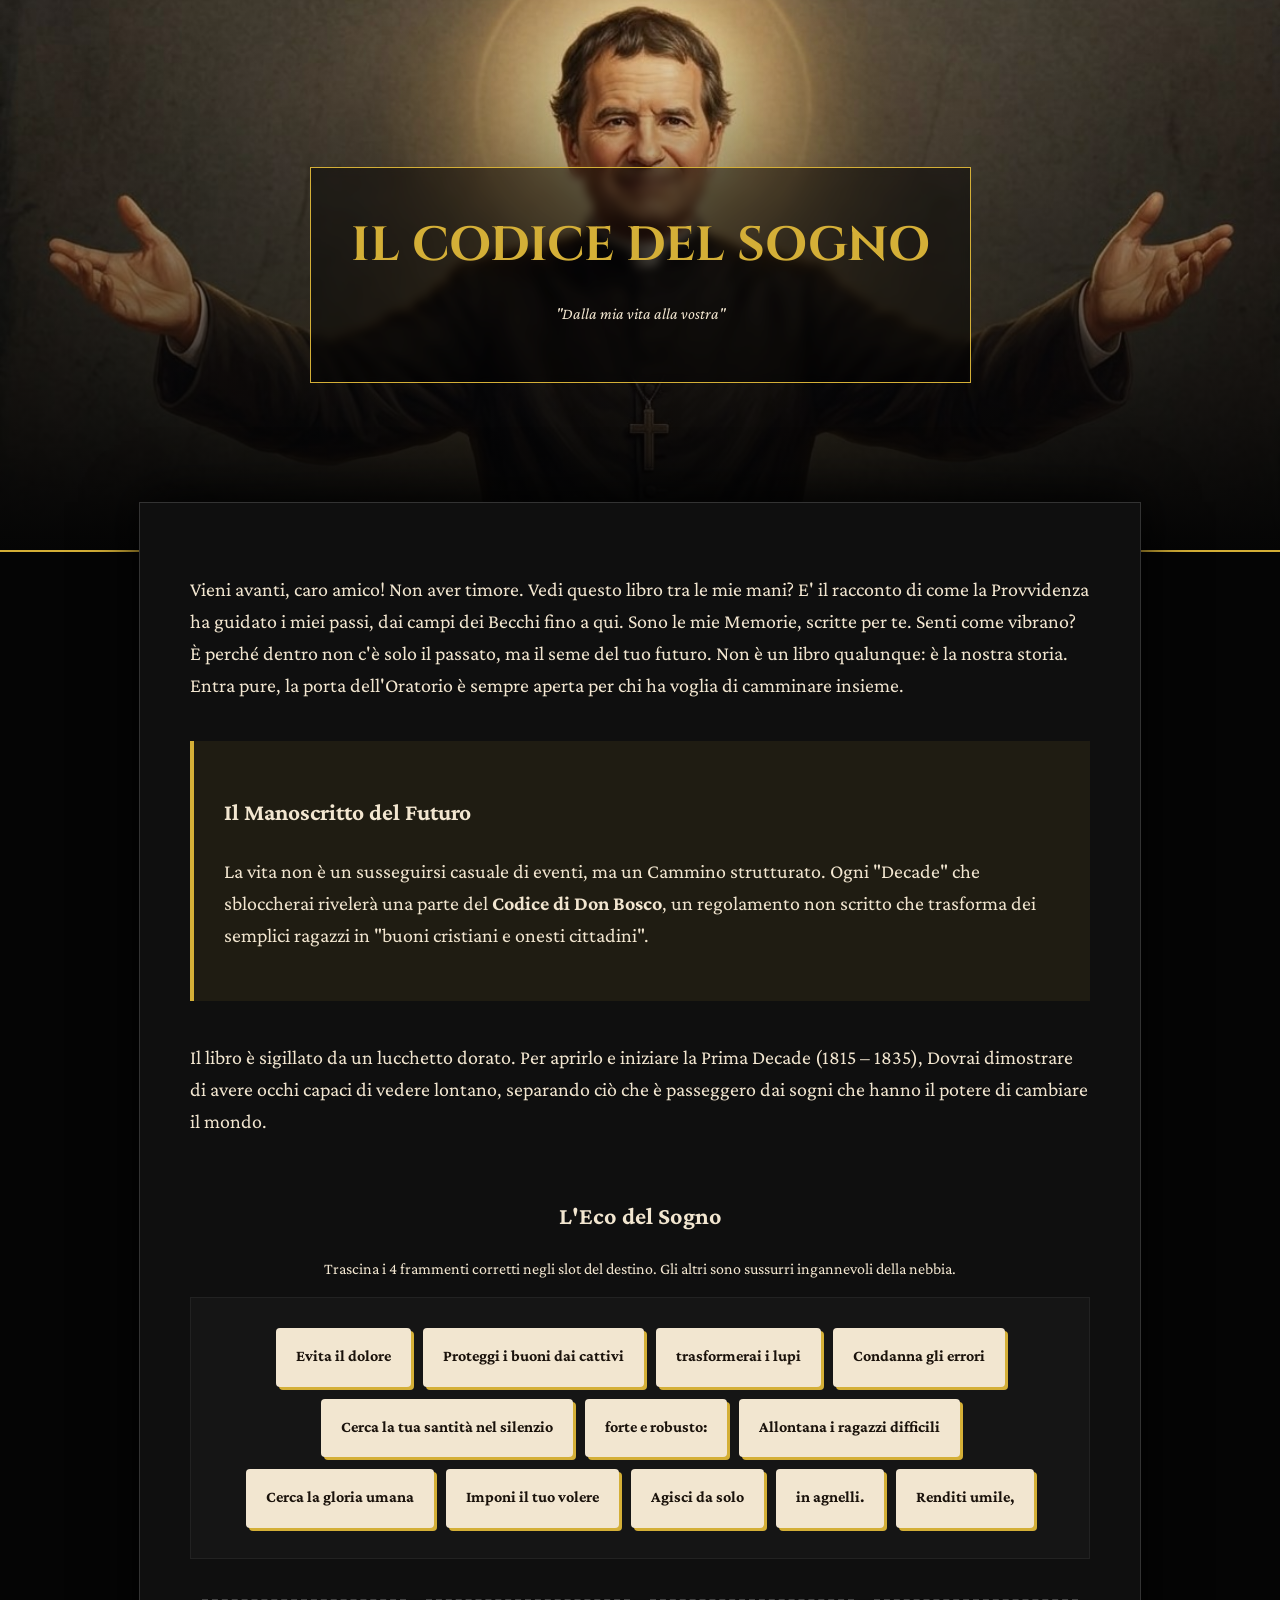
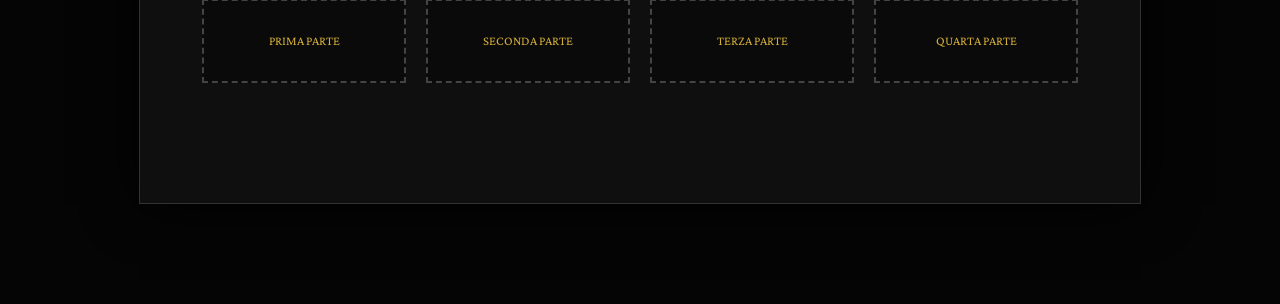
<file: index.html>
<!DOCTYPE html>
<html lang="it">
<head>
    <meta charset="UTF-8">
    <meta name="viewport" content="width=device-width, initial-scale=1.0">
    <title>Il Codice del Sogno - Prologo</title>
    <link href="https://fonts.googleapis.com/css2?family=Cinzel:wght@700&family=Crimson+Pro:ital,wght@0,400;1,600&display=swap" rel="stylesheet">
    <style>
        :root {
            --gold: #d4af37;
            --parchment: #f2e6d0;
            --ink: #1a120b;
            --dark-overlay: rgba(0, 0, 0, 0.45);
        }

        body {
            margin: 0;
            background: #050505;
            color: var(--parchment);
            font-family: 'Crimson Pro', serif;
            line-height: 1.6;
        }

        /* Immagine di Don Bosco con braccia aperte */
        .header-hero {
            width: 100%;
            height: 550px;
            background: linear-gradient(to bottom, transparent, #050505), 
                        url('https://leys7.github.io/DonBosco/donbosco.jpg'); /* Immagine storica evocativa */
            background-size: cover;
            background-position: center 20%;
            display: flex;
            align-items: center;
            justify-content: center;
            border-bottom: 2px solid var(--gold);
        }

        .title-overlay {
            text-align: center;
            background: var(--dark-overlay);
            padding: 40px;
            border: 1px solid var(--gold);
            backdrop-filter: blur(5px);
        }

        h1 { font-family: 'Cinzel', serif; color: var(--gold); font-size: 3rem; margin: 0; }

        .content-container {
            max-width: 900px;
            margin: -50px auto 100px;
            padding: 50px;
            background: #0f0f0f;
            border: 1px solid #333;
            box-shadow: 0 0 50px rgba(0,0,0,1);
            position: relative;
        }

        .narrativa-testo { font-size: 1.25rem; margin-bottom: 40px; }
        .lore-box {
            background: rgba(212, 175, 55, 0.08);
            border-left: 4px solid var(--gold);
            padding: 30px;
            margin: 40px 0;
        }

        /* Area Gioco */
        .game-section { margin-top: 60px; text-align: center; }
        
        .fragments-grid {
            display: flex;
            flex-wrap: wrap;
            justify-content: center;
            gap: 12px;
            padding: 30px;
            background: #151515;
            border: 1px solid #222;
            min-height: 200px;
        }

        .fragment {
            background: var(--parchment);
            color: var(--ink);
            padding: 15px 20px;
            cursor: grab;
            font-weight: 700;
            border-radius: 4px;
            box-shadow: 3px 3px 0 var(--gold);
            transition: 0.3s;
            max-width: 250px;
        }

        .fragment:active { cursor: grabbing; transform: scale(1.05); }

        .slots-container {
            margin: 40px 0;
            display: flex;
            justify-content: center;
            gap: 20px;
            flex-wrap: wrap;
        }

        .slot {
            width: 200px;
            height: 80px;
            border: 2px dashed #444;
            display: flex;
            align-items: center;
            justify-content: center;
            color: var(--gold);
            font-size: 0.8rem;
            background: rgba(0,0,0,0.3);
        }

        .btn-success {
            display: none;
            padding: 20px 60px;
            background: var(--gold);
            color: #000;
            font-family: 'Cinzel', serif;
            font-weight: bold;
            border: none;
            cursor: pointer;
            font-size: 1.2rem;
            margin-top: 30px;
        }
    </style>
</head>
<body>

<div class="header-hero">
    <div class="title-overlay">
        <h1>IL CODICE DEL SOGNO</h1>
        <p><i>"Dalla mia vita alla vostra"</i></p>
    </div>
</div>

<div class="content-container">
    <div class="narrativa-testo">
        <p>Vieni avanti, caro amico! Non aver timore. Vedi questo libro tra le mie mani? E' il racconto di come la Provvidenza ha guidato i miei passi, dai campi dei Becchi fino a qui. Sono le mie Memorie, scritte per te. Senti come vibrano? È perché dentro non c'è solo il passato, ma il seme del tuo futuro. Non è un libro qualunque: è la nostra storia. Entra pure, la porta dell'Oratorio è sempre aperta per chi ha voglia di camminare insieme.
        <div class="lore-box">
            <h3>Il Manoscritto del Futuro</h3>
            <p>La vita non è un susseguirsi casuale di eventi, ma un Cammino strutturato. Ogni "Decade" che sbloccherai rivelerà una parte del <strong>Codice di Don Bosco</strong>, un regolamento non scritto che trasforma dei semplici ragazzi in "buoni cristiani e onesti cittadini".</p>
        </div>

        <p>Il libro è sigillato da un lucchetto dorato. Per aprirlo e iniziare la Prima Decade (1815 – 1835), Dovrai dimostrare di avere occhi capaci di vedere lontano, separando ciò che è passeggero dai sogni che hanno il potere di cambiare il mondo.</p>
    </div>

    <div class="game-section">
        <h2>L'Eco del Sogno</h2>
        <p>Trascina i 4 frammenti corretti negli slot del destino. Gli altri sono sussurri ingannevoli della nebbia.</p>
        
        <div class="fragments-grid" id="pool">
            </div>

        <div class="slots-container">
            <div class="slot" data-index="0">PRIMA PARTE</div>
            <div class="slot" data-index="1">SECONDA PARTE</div>
            <div class="slot" data-index="2">TERZA PARTE</div>
            <div class="slot" data-index="3">QUARTA PARTE</div>
        </div>

        <div id="status-msg" style="font-weight: bold; height: 30px;"></div>
        <button class="btn-success" id="unlock-btn">APRI IL PRIMO LUCCHETTO</button>
    </div>
</div>
<script>
    // 1. Database dei Frammenti (4 corretti, 8 errati)
    const allFragments = [
        { id: "1", text: "Renditi umile," },
        { id: "2", text: "forte e robusto:" },
        { id: "3", text: "trasformerai i lupi" },
        { id: "4", text: "in agnelli." },
        { id: "x1", text: "Agisci da solo" },
        { id: "x2", text: "Cerca la gloria umana" },
        { id: "x3", text: "Condanna gli errori" },
        { id: "x4", text: "Cerca la tua santità nel silenzio" },
        { id: "x5", text: "Evita il dolore" },
        { id: "x6", text: "Proteggi i buoni dai cattivi" },
        { id: "x7", text: "Imponi il tuo volere" },
        { id: "x8", text: "Allontana i ragazzi difficili" }
    ];

    const pool = document.getElementById('pool');
    const slots = document.querySelectorAll('.slot');
    const statusMsg = document.getElementById('status-msg');
    const unlockBtn = document.getElementById('unlock-btn');
    
    let currentGameState = [null, null, null, null];

    // 2. Funzione per mescolare l'array (Algoritmo Fisher-Yates)
    function shuffle(array) {
        for (let i = array.length - 1; i > 0; i--) {
            const j = Math.floor(Math.random() * (i + 1));
            [array[i], array[j]] = [array[j], array[i]];
        }
        return array;
    }

    // 3. Inizializzazione Gioco
    function initGame() {
        const shuffled = shuffle([...allFragments]);
        shuffled.forEach(item => {
            const div = document.createElement('div');
            div.className = 'fragment';
            div.draggable = true;
            div.innerText = item.text;
            div.id = 'frag-' + item.id;
            div.dataset.value = item.id;
            
            div.addEventListener('dragstart', e => {
                e.dataTransfer.setData('text/plain', e.target.id);
            });
            
            pool.appendChild(div);
        });
    }

    // 4. Gestione Drag & Drop
    [pool, ...slots].forEach(zone => {
        zone.addEventListener('dragover', e => e.preventDefault());

        zone.addEventListener('drop', e => {
            e.preventDefault();
            const fragId = e.dataTransfer.getData('text/plain');
            const fragEl = document.getElementById(fragId);
            
            if (zone.classList.contains('slot')) {
                const index = zone.dataset.index;
                // Se lo slot è già occupato, non fare nulla o scambia (qui blocchiamo)
                if (zone.querySelectorAll('.fragment').length === 0) {
                    zone.appendChild(fragEl);
                    currentGameState[index] = fragEl.dataset.value;
                }
            } else {
                // Ritorno al pool
                pool.appendChild(fragEl);
                // Rimuovi dal tracciamento se era in uno slot
                const oldIdx = currentGameState.indexOf(fragEl.dataset.value);
                if (oldIdx !== -1) currentGameState[oldIdx] = null;
            }
            checkVictory();
        });
    });

   // 5. Verifica della Soluzione
    function checkVictory() {
        const solution = ["1", "2", "3", "4"];
        const isFull = currentGameState.every(val => val !== null);
        
        if (isFull) {
            const isCorrect = JSON.stringify(currentGameState) === JSON.stringify(solution);
            if (isCorrect) {
                statusMsg.innerText = "IL CODICE È DECIFRATO. HAI SBLOCCATO IL LUCCHETTO.";
                statusMsg.style.color = "#d4af37";
                unlockBtn.style.display = "inline-block";
                // Opzionale: cambia il testo del pulsante al momento dello sblocco
                unlockBtn.innerText = "PROSEGUI VERSO I BECCHI (1815) →";
            } else {
                statusMsg.innerText = "L'ECO È DISTORTO. QUESTE PAROLE NON APPARTENGONO AL SOGNO.";
                statusMsg.style.color = "#ff4444";
                unlockBtn.style.display = "none";
            }
        } else {
            statusMsg.innerText = "";
            unlockBtn.style.display = "none";
        }
    }

    // Azione di navigazione al click
    unlockBtn.addEventListener('click', () => {
        // Sostituisci 'run.html' con il nome del file della tua prima missione
        window.location.href = 'run.html'; 
    });

    // Avvio
    initGame();

   // Azione finale (per ora un segnaposto)
    unlockBtn.addEventListener('click', () => {
        alert("Hai sbloccato la Prima Decade! Preparati a viaggiare verso i Becchi (1815).");
        // Qui caricheremo la pagina successiva: location.href = 'decade1.html';
    });
   
</script>

</body>
</html>
</file>
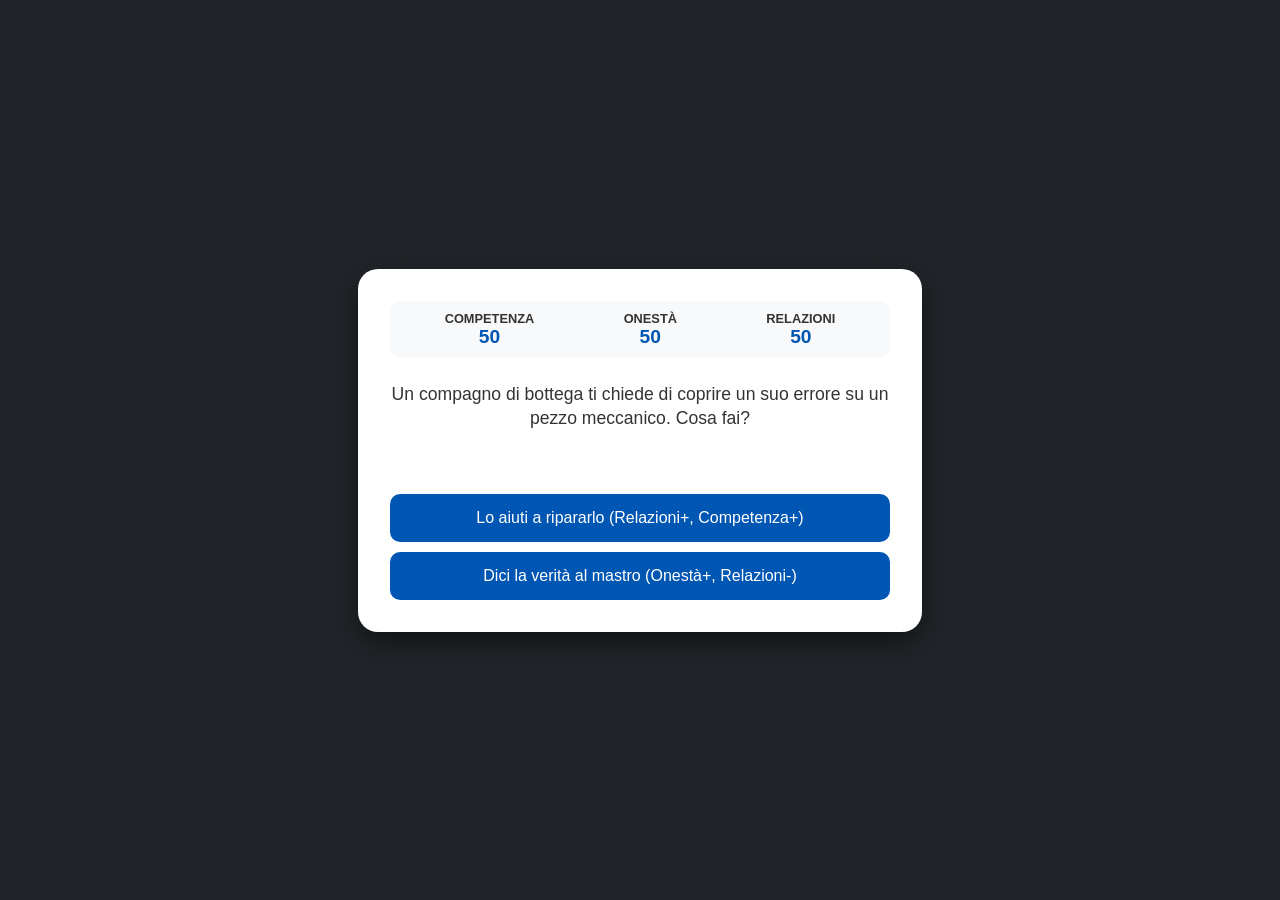
<file: balance.html>
<!DOCTYPE html>
<html lang="it">
<head>
    <meta charset="UTF-8">
    <meta name="viewport" content="width=device-width, initial-scale=1.0">
    <title>The Workshop Challenge - CNOS-FAP</title>
    <style>
        :root {
            --primary: #0056b3;
            --secondary: #ffc107;
            --danger: #dc3545;
            --success: #28a745;
            --dark: #212529;
            --light: #f8f9fa;
        }

        body {
            font-family: 'Segoe UI', Tahoma, Geneva, Verdana, sans-serif;
            background-color: var(--dark);
            color: var(--light);
            display: flex;
            justify-content: center;
            align-items: center;
            height: 100vh;
            margin: 0;
            overflow: hidden;
        }

        #game-container {
            width: 90%;
            max-width: 500px;
            background: #fff;
            color: #333;
            padding: 2rem;
            border-radius: 20px;
            box-shadow: 0 10px 30px rgba(0,0,0,0.5);
            text-align: center;
        }

        .stats-container {
            display: flex;
            justify-content: space-around;
            margin-bottom: 1.5rem;
            background: var(--light);
            padding: 10px;
            border-radius: 10px;
        }

        .stat-box { font-size: 0.8rem; font-weight: bold; }
        .stat-value { 
            display: block; 
            font-size: 1.2rem; 
            color: var(--primary);
        }

        #scenario-text {
            font-size: 1.1rem;
            margin-bottom: 2rem;
            min-height: 80px;
            line-height: 1.4;
        }

        .btn-container {
            display: flex;
            flex-direction: column;
            gap: 10px;
        }

        button {
            padding: 15px;
            border: none;
            border-radius: 10px;
            background: var(--primary);
            color: white;
            font-size: 1rem;
            cursor: pointer;
            transition: transform 0.1s, background 0.2s;
        }

        button:hover { background: #004494; transform: scale(1.02); }
        button:active { transform: scale(0.98); }

        /* Effetto per il Game Over */
        .game-over { color: var(--danger); font-weight: bold; }
    </style>
</head>
<body>

<div id="game-container">
    <div class="stats-container">
        <div class="stat-box">COMPETENZA<span id="stat-tech" class="stat-value">50</span></div>
        <div class="stat-box">ONESTÀ<span id="stat-honesty" class="stat-value">50</span></div>
        <div class="stat-box">RELAZIONI<span id="stat-rel" class="stat-value">50</span></div>
    </div>

    <div id="game-content">
        <p id="scenario-text">Caricamento avventura...</p>
        <div class="btn-container" id="choices">
            </div>
    </div>
</div>

<script>
    // Configurazione del gioco
    const scenarios = [
        {
            text: "Un compagno di bottega ti chiede di coprire un suo errore su un pezzo meccanico. Cosa fai?",
            choices: [
                { text: "Lo aiuti a ripararlo (Relazioni+, Competenza+)", effects: { tech: 10, honesty: 0, rel: 15 } },
                { text: "Dici la verità al mastro (Onestà+, Relazioni-)", effects: { tech: 0, honesty: 20, rel: -15 } }
            ]
        },
        {
            text: "Don Bosco ti invita a giocare dopo il lavoro, ma volevi finire un compito extra.",
            choices: [
                { text: "Vai in cortile (Relazioni++, Competenza-)", effects: { tech: -10, honesty: 5, rel: 20 } },
                { text: "Rimani a studiare (Competenza++, Relazioni-)", effects: { tech: 20, honesty: 0, rel: -10 } }
            ]
        },
        {
            text: "Hai trovato un attrezzo costoso dimenticato da un cliente.",
            choices: [
                { text: "Lo restituisci subito (Onestà++)", effects: { tech: 0, honesty: 25, rel: 10 } },
                { text: "Lo tieni per il tuo banco (Competenza+, Onestà--)", effects: { tech: 10, honesty: -30, rel: 0 } }
            ]
        }
    ];

    let stats = { tech: 50, honesty: 50, rel: 50 };
    let currentStep = 0;

    function updateDisplay() {
        document.getElementById('stat-tech').innerText = stats.tech;
        document.getElementById('stat-honesty').innerText = stats.honesty;
        document.getElementById('stat-rel').innerText = stats.rel;

        if (stats.tech <= 0 || stats.honesty <= 0 || stats.rel <= 0) {
            endGame("Hai perso la strada. Ricorda: un buon artigiano ha bisogno di equilibrio tra testa, mani e cuore.");
            return;
        }

        if (currentStep >= scenarios.length) {
            endGame("Complimenti! Don Bosco ha firmato il tuo contratto. Sei un 'Buon Cristiano e Cittadino Onesto'!");
            return;
        }

        const scene = scenarios[currentStep];
        document.getElementById('scenario-text').innerText = scene.text;
        const btnContainer = document.getElementById('choices');
        btnContainer.innerHTML = '';

        scene.choices.forEach(choice => {
            const btn = document.createElement('button');
            btn.innerText = choice.text;
            btn.onclick = () => makeChoice(choice.effects);
            btnContainer.appendChild(btn);
        });
    }

    function makeChoice(effects) {
        stats.tech += effects.tech;
        stats.honesty += effects.honesty;
        stats.rel += effects.rel;
        currentStep++;
        updateDisplay();
    }

    function endGame(message) {
        document.getElementById('game-content').innerHTML = `
            <h2 class="${stats.tech <= 0 || stats.honesty <= 0 || stats.rel <= 0 ? 'game-over' : ''}">${message}</h2>
            <button onclick="location.reload()">Riprova l'avventura</button>
        `;
    }

    // Inizio
    updateDisplay();
</script>

</body>

</html>
</file>
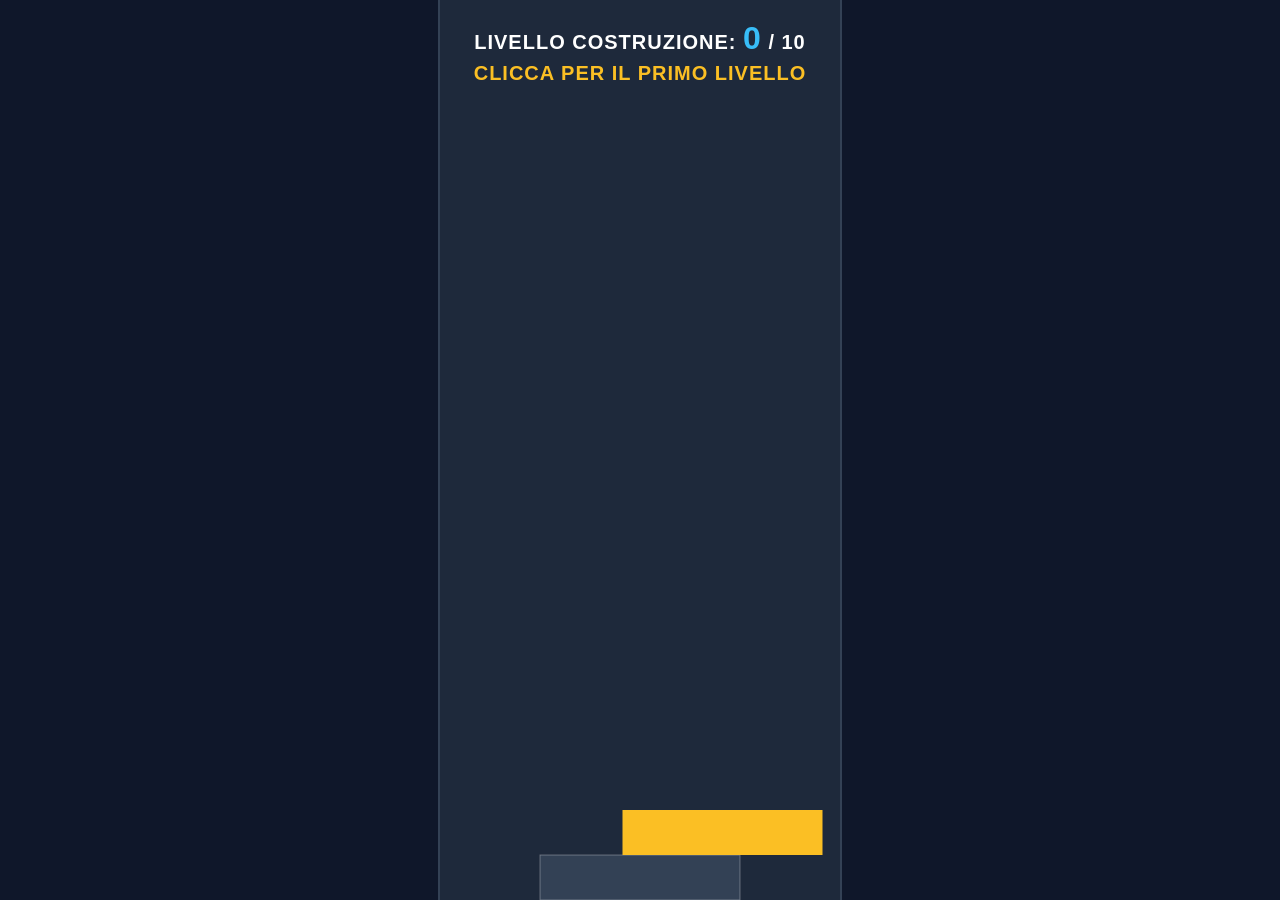
<file: build.html>
<!DOCTYPE html>
<html lang="it">
<head>
    <meta charset="UTF-8">
    <meta name="viewport" content="width=device-width, initial-scale=1.0">
    <title>Build the Dream - Missione Basilica</title>
    <style>
        body { margin: 0; background: #0f172a; color: white; font-family: 'Segoe UI', sans-serif; text-align: center; overflow: hidden; }
        canvas { background: #1e293b; display: block; margin: 0 auto; touch-action: none; border-left: 2px solid #334155; border-right: 2px solid #334155; }
        #ui { position: absolute; top: 20px; width: 100%; pointer-events: none; }
        .msg { font-size: 20px; font-weight: bold; text-transform: uppercase; letter-spacing: 1px; }
        #score { color: #38bdf8; font-size: 32px; }
        #label { color: #fbbf24; margin-top: 5px; height: 30px; }
        .modal { display: none; position: fixed; top: 50%; left: 50%; transform: translate(-50%, -50%); 
                background: white; color: #1e293b; padding: 30px; border-radius: 20px; width: 80%; max-width: 400px; pointer-events: auto; box-shadow: 0 0 50px rgba(0,0,0,0.5); }
        .win-title { color: #059669; font-size: 24px; margin-bottom: 10px; }
        button { padding: 12px 25px; background: #38bdf8; border: none; border-radius: 8px; color: white; font-weight: bold; cursor: pointer; margin-top: 15px; }
    </style>
</head>
<body>

    <div id="ui">
        <div class="msg">Livello Costruzione: <span id="score">0</span> / 10</div>
        <div id="label" class="msg">TOCCA PER COSTRUIRE</div>
    </div>

    <div id="win-modal" class="modal">
        <h2 class="win-title">🏰 MISSIONE COMPIUTA!</h2>
        <p>Hai posato l'ultimo mattone. La Basilica è completa! Sei un <strong>Mastro Costruttore di Valdocco</strong>.</p>
        <button onclick="resetGame()">Gioca ancora</button>
    </div>

    <div id="lose-modal" class="modal">
        <h2 style="color: #dc2626;">COSTRUZIONE CROLLATA!</h2>
        <p>La struttura non era abbastanza solida. Riprova a bilanciare i valori!</p>
        <button onclick="resetGame()">Ricomincia</button>
    </div>

    <canvas id="gameCanvas"></canvas>

<script>
    const canvas = document.getElementById("gameCanvas");
    const ctx = canvas.getContext("2d");
    const scoreEl = document.getElementById("score");
    const labelEl = document.getElementById("label");
    const WIN_SCORE = 10; // Obiettivo finale

    const pillars = ["RAGIONE", "RELIGIONE", "AMOREVOLEZZA", "PANE", "LAVORO", "STUDIO", "CORTILE", "CASA", "CHIESA", "BASILICA"];

    let width, height, boxHeight, stack, currentBox, mode, speed;

    function init() {
        canvas.width = window.innerWidth > 500 ? 400 : window.innerWidth;
        canvas.height = window.innerHeight;
        width = canvas.width;
        height = canvas.height;
        boxHeight = 45;
        resetGame();
    }

    function resetGame() {
        document.getElementById('win-modal').style.display = "none";
        document.getElementById('lose-modal').style.display = "none";
        stack = [{ x: width/4, w: width/2, color: '#334155' }]; 
        currentBox = { x: 0, w: width/2, dir: 1 };
        mode = 'PLAYING';
        speed = 2.5;
        scoreEl.innerText = 0;
        labelEl.innerText = "CLICCA PER IL PRIMO LIVELLO";
        animate();
    }

    function animate() {
        if (mode !== 'PLAYING') return;
        ctx.clearRect(0, 0, width, height);
        
        stack.forEach((box, i) => {
            ctx.fillStyle = box.color;
            ctx.fillRect(box.x, height - (i + 1) * boxHeight, box.w, boxHeight);
            ctx.strokeStyle = "rgba(255,255,255,0.3)";
            ctx.strokeRect(box.x, height - (i + 1) * boxHeight, box.w, boxHeight);
        });

        currentBox.x += currentBox.dir * speed;
        if (currentBox.x + currentBox.w > width || currentBox.x < 0) currentBox.dir *= -1;
        
        ctx.fillStyle = "#fbbf24";
        ctx.fillRect(currentBox.x, height - (stack.length + 1) * boxHeight, currentBox.w, boxHeight);
        requestAnimationFrame(animate);
    }

    function placeBox() {
        if (mode !== 'PLAYING') return;

        const lastBox = stack[stack.length - 1];
        const diff = currentBox.x - lastBox.x;

        if (Math.abs(diff) >= currentBox.w) {
            mode = 'GAMEOVER';
            document.getElementById('lose-modal').style.display = "block";
            return;
        }

        if (diff > 0) { currentBox.w -= diff; } 
        else { currentBox.w += diff; currentBox.x = lastBox.x; }

        stack.push({...currentBox, color: `hsl(${180 + stack.length * 15}, 70%, 50%)`});
        scoreEl.innerText = stack.length - 1;
        labelEl.innerText = pillars[(stack.length - 2) % pillars.length];
        
        if (stack.length - 1 === WIN_SCORE) {
            mode = 'WIN';
            document.getElementById('win-modal').style.display = "block";
        } else {
            speed += 0.4;
            currentBox.x = 0;
        }
    }

    window.onmousedown = placeBox;
    window.ontouchstart = (e) => { e.preventDefault(); placeBox(); };
    window.onresize = init;
    init();
</script>
</body>
</html>
</file>
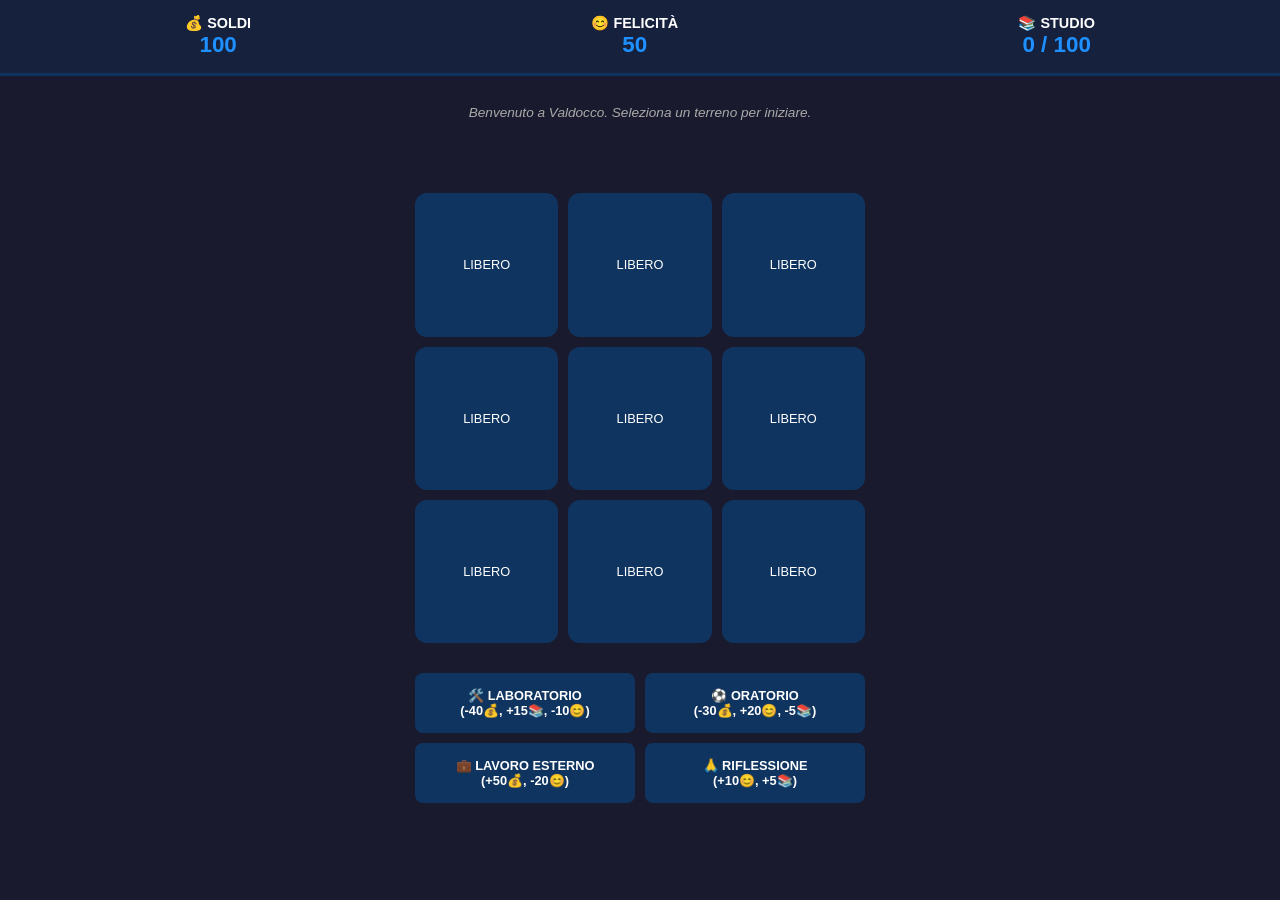
<file: city.html>
<!DOCTYPE html>
<html lang="it">
<head>
    <meta charset="UTF-8">
    <meta name="viewport" content="width=device-width, initial-scale=1.0">
    <title>Valdocco Strategist</title>
    <style>
        :root { --danger: #ff4757; --success: #2ed573; --info: #1e90ff; }
        body { font-family: 'Segoe UI', sans-serif; background: #1a1a2e; color: #fff; margin: 0; text-align: center; }
        .stat-bar { display: flex; justify-content: space-around; background: #16213e; padding: 15px; position: sticky; top: 0; border-bottom: 3px solid #0f3460; }
        .stat { font-size: 0.9rem; font-weight: bold; }
        .val { display: block; font-size: 1.4rem; color: var(--info); }
        .grid { display: grid; grid-template-columns: repeat(3, 1fr); gap: 10px; padding: 20px; max-width: 450px; margin: 0 auto; }
        .plot { aspect-ratio: 1; background: #0f3460; border-radius: 12px; display: flex; align-items: center; justify-content: center; cursor: pointer; border: 2px solid transparent; transition: 0.2s; font-size: 0.8rem; }
        .plot:hover { border-color: #e94560; }
        .plot.active { border-color: #fff; background: #16213e; }
        .plot.built { background: #fff; color: #1a1a2e; font-weight: bold; border: none; }
        .actions { padding: 10px; display: grid; grid-template-columns: 1fr 1fr; gap: 10px; max-width: 450px; margin: 0 auto; }
        button { padding: 15px; border: none; border-radius: 8px; cursor: pointer; font-weight: bold; font-size: 0.8rem; background: #0f3460; color: white; }
        button:hover { background: #533483; }
        .log { font-size: 0.85rem; padding: 15px; color: #aaa; font-style: italic; min-height: 40px; }
        #over { display: none; position: fixed; top:0; left:0; width:100%; height:100%; background: rgba(0,0,0,0.9); z-index:1000; flex-direction:column; justify-content:center; align-items:center; }
    </style>
</head>
<body>
    <div id="over">
        <h1 id="over-title">GAME OVER</h1>
        <p id="over-msg"></p>
        <button onclick="location.reload()" style="background:var(--success)">RIPROVA STRATEGIA</button>
    </div>

    <div class="stat-bar">
        <div class="stat">💰 SOLDI<span id="s-money" class="val">100</span></div>
        <div class="stat">😊 FELICITÀ<span id="s-happy" class="val">50</span></div>
        <div class="stat">📚 STUDIO<span id="s-edu" class="val">0 / 100</span></div>
    </div>

    <p class="log" id="game-log">Benvenuto a Valdocco. Seleziona un terreno per iniziare.</p>

    <div class="grid" id="main-grid"></div>
    <div class="actions">
        <button onclick="play('laboratorio')">🛠️ LABORATORIO<br>(-40💰, +15📚, -10😊)</button>
        <button onclick="play('oratorio')">⚽ ORATORIO<br>(-30💰, +20😊, -5📚)</button>
        <button onclick="play('lavoro')">💼 LAVORO ESTERNO<br>(+50💰, -20😊)</button>
        <button onclick="play('preghiera')">🙏 RIFLESSIONE<br>(+10😊, +5📚)</button>
    </div>

    <script>
        let money = 100, happy = 50, edu = 0, selected = -1;
        const grid = document.getElementById('main-grid');
        const log = document.getElementById('game-log');

        // Crea Griglia
        for(let i=0; i<9; i++) {
            let p = document.createElement('div');
            p.className = 'plot'; p.innerText = "LIBERO";
            p.onclick = () => {
                document.querySelectorAll('.plot').forEach(x => x.classList.remove('active'));
                p.classList.add('active'); selected = i;
            };
            grid.appendChild(p);
        }

        function play(action) {
            const plots = document.querySelectorAll('.plot');
            
            if (action === 'lavoro') {
                money += 50; happy -= 20;
                log.innerText = "I ragazzi hanno lavorato sodo. Soldi incassati, ma sono stanchi.";
            } else if (action === 'preghiera') {
                happy += 10; edu += 5;
                log.innerText = "Un momento di pace rigenera lo spirito e la mente.";
            } else {
                if (selected === -1 || plots[selected].classList.contains('built')) {
                    alert("Seleziona un terreno libero!"); return;
                }
                if (action === 'laboratorio') {
                    if (money < 40) { log.innerText = "Soldi insufficienti!"; return; }
                    money -= 40; edu += 15; happy -= 10;
                    plots[selected].innerHTML = "🛠️<br>LAB";
                } else if (action === 'oratorio') {
                    if (money < 30) { log.innerText = "Soldi insufficienti!"; return; }
                    money -= 30; happy += 20; edu -= 5;
                    plots[selected].innerHTML = "⚽<br>ORA";
                }
                plots[selected].classList.add('built');
                selected = -1;
            }
            update();
        }

        function update() {
            document.getElementById('s-money').innerText = money;
            document.getElementById('s-happy').innerText = happy;
            document.getElementById('s-edu').innerText = edu + " / 100";

            if (happy <= 0) endGame("I ragazzi hanno abbandonato l'oratorio. Troppa fatica e poca gioia.");
            if (money < 0) endGame("Sei andato in bancarotta. I creditori hanno chiuso Valdocco.");
            if (edu >= 100) endGame("VITTORIA! Hai creato un sistema perfetto di formazione e gioia.", true);
        }

        function endGame(m, win = false) {
            const screen = document.getElementById('over');
            screen.style.display = 'flex';
            document.getElementById('over-title').innerText = win ? "MISSIONE COMPIUTA" : "FALLIMENTO";
            document.getElementById('over-title').style.color = win ? "var(--success)" : "var(--danger)";
            document.getElementById('over-msg').innerText = m;
        }
    </script>
</body>
</html>
</file>
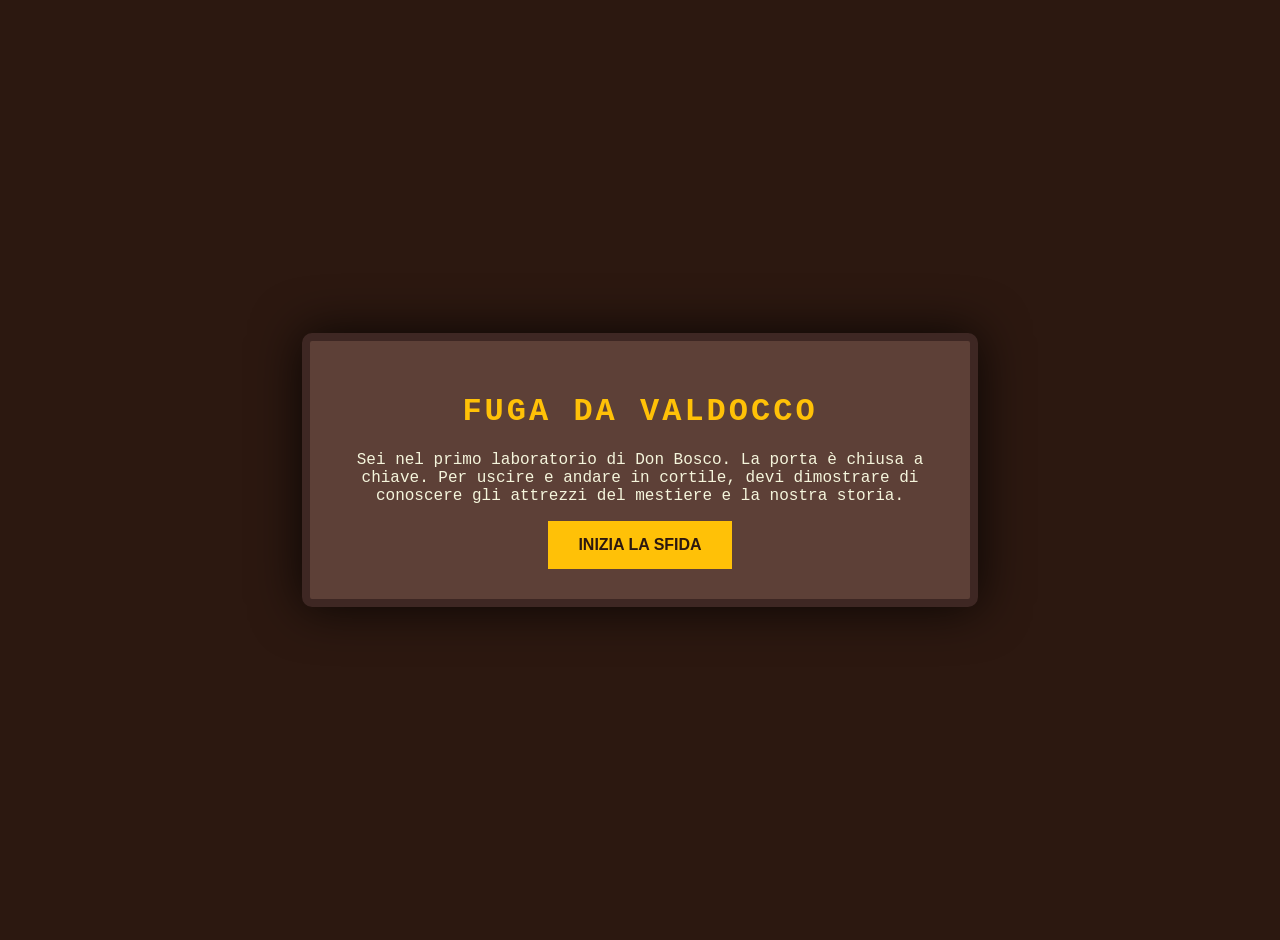
<file: escape.html>
<!DOCTYPE html>
<html lang="it">
<head>
    <meta charset="UTF-8">
    <meta name="viewport" content="width=device-width, initial-scale=1.0">
    <title>Escape from Valdocco</title>
    <style>
        :root {
            --vintage-bg: #2c1810;
            --wood: #5d4037;
            --gold: #ffc107;
            --paper: #f5f5dc;
        }

        body {
            background-color: var(--vintage-bg);
            color: var(--paper);
            font-family: 'Courier New', Courier, monospace;
            display: flex;
            justify-content: center;
            align-items: center;
            min-height: 100vh;
            margin: 0;
            padding: 20px;
        }

        #game-box {
            background: var(--wood);
            border: 8px solid #3e2723;
            padding: 30px;
            max-width: 600px;
            width: 100%;
            box-shadow: 0 0 50px rgba(0,0,0,0.8);
            border-radius: 10px;
        }

        .screen { display: none; text-align: center; }
        .active { display: block; }

        h1 { color: var(--gold); text-transform: uppercase; letter-spacing: 3px; }
        
        input {
            padding: 10px;
            font-size: 1.2rem;
            width: 80%;
            margin-bottom: 20px;
            border-radius: 5px;
            border: none;
            text-align: center;
        }

        .btn {
            background: var(--gold);
            color: var(--vintage-bg);
            padding: 15px 30px;
            border: none;
            cursor: pointer;
            font-weight: bold;
            font-size: 1rem;
            text-transform: uppercase;
        }

        .btn:hover { background: #e6af06; }

        .hint { font-size: 0.8rem; font-style: italic; margin-top: 15px; opacity: 0.8; }
        .feedback { color: #ff5252; margin-top: 10px; font-weight: bold; }
    </style>
</head>
<body>

<div id="game-box">
    <div id="s-intro" class="screen active">
        <h1>Fuga da Valdocco</h1>
        <p>Sei nel primo laboratorio di Don Bosco. La porta è chiusa a chiave. Per uscire e andare in cortile, devi dimostrare di conoscere gli attrezzi del mestiere e la nostra storia.</p>
        <button class="btn" onclick="next('s-1')">Inizia la sfida</button>
    </div>

    <div id="s-1" class="screen">
        <h2>🔒 Enigma 1: La Data Fondamentale</h2>
        <p>In quale anno Don Bosco fece il famoso "Sogno dei 9 anni"?</p>
        <input type="number" id="ans1" placeholder="AAAA">
        <button class="btn" onclick="check1()">Sblocca</button>
        <p id="f1" class="feedback"></p>
        <p class="hint">Suggerimento: Giovanni era nato nel 1815...</p>
    </div>

    <div id="s-2" class="screen">
        <h2>🔧 Enigma 2: Gli Attrezzi</h2>
        <p>Don Bosco ha imparato molti mestieri. Quale di questi NON era tra i suoi preferiti? <br><br> 
           A) Sarto | B) Fabbro | C) Astronauta</p>
        <input type="text" id="ans2" placeholder="Scrivi A, B o C">
        <button class="btn" onclick="check2()">Sblocca</button>
        <p id="f2" class="feedback"></p>
    </div>

    <div id="s-win" class="screen">
        <h1>LIBERO! 🕊️</h1>
        <p>Hai risolto gli enigmi e dimostrato di essere un vero allievo del CNOS-FAP.</p>
        <p>La chiave gira nella serratura... Ci vediamo in cortile!</p>
        <button class="btn" onclick="location.reload()">Gioca di nuovo</button>
    </div>
</div>

<script>
    function next(id) {
        document.querySelectorAll('.screen').forEach(s => s.classList.remove('active'));
        document.getElementById(id).classList.add('active');
    }

    function check1() {
        const val = document.getElementById('ans1').value;
        if(val == "1824") {
            next('s-2');
        } else {
            document.getElementById('f1').innerText = "Codice errato! Riprova.";
        }
    }

    function check2() {
        const val = document.getElementById('ans2').value.toUpperCase();
        if(val == "C") {
            next('s-win');
        } else {
            document.getElementById('f2').innerText = "Sbagliato. Don Bosco amava i laboratori manuali!";
        }
    }
</script>

</body>
</html>
</file>
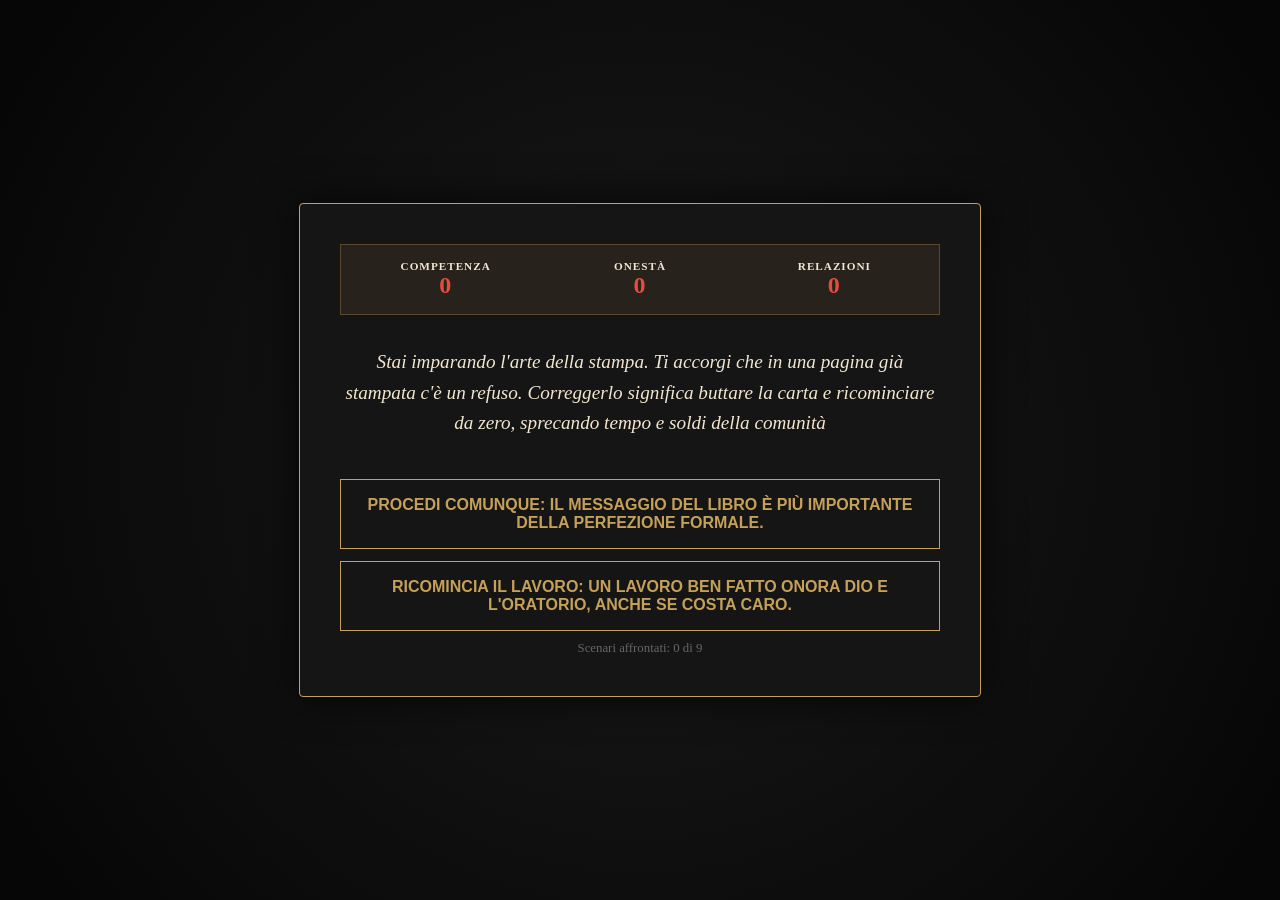
<file: run.html>
<!DOCTYPE html>
<html lang="it">
<head>
    <meta charset="UTF-8">
    <meta name="viewport" content="width=device-width, initial-scale=1.0">
    <title>Il Contratto di Don Bosco - Challenge</title>
    <style>
        :root {
            --primary: #c5a059; /* Oro Don Bosco */
            --secondary: #2c3e50;
            --danger: #e74c3c;
            --success: #27ae60;
            --dark: #0a0a0a;
            --light: #f2e6d0;
        }

        body {
            font-family: 'Crimson Pro', serif;
            background-color: var(--dark);
            background-image: radial-gradient(circle, #1a1a1a 0%, #050505 100%);
            color: var(--light);
            display: flex;
            justify-content: center;
            align-items: center;
            min-height: 100vh;
            margin: 0;
        }

        #game-container {
            width: 90%;
            max-width: 600px;
            background: #151515;
            color: var(--light);
            padding: 2.5rem;
            border-radius: 4px;
            border: 1px solid var(--primary);
            box-shadow: 0 0 40px rgba(0,0,0,0.8);
            text-align: center;
        }

        .stats-container {
            display: grid;
            grid-template-columns: repeat(3, 1fr);
            gap: 15px;
            margin-bottom: 2rem;
            background: rgba(197, 160, 89, 0.1);
            padding: 15px;
            border: 1px solid rgba(197, 160, 89, 0.3);
        }

        .stat-box { font-size: 0.7rem; font-weight: bold; text-transform: uppercase; letter-spacing: 1px; }
        .stat-value { 
            display: block; 
            font-size: 1.5rem; 
            color: var(--primary);
            font-family: 'Cinzel', serif;
        }

        #scenario-text {
            font-size: 1.2rem;
            margin-bottom: 2rem;
            min-height: 100px;
            line-height: 1.6;
            font-style: italic;
        }

        .btn-container {
            display: flex;
            flex-direction: column;
            gap: 12px;
        }

        button {
            padding: 16px;
            border: 1px solid var(--primary);
            background: transparent;
            color: var(--primary);
            font-size: 1rem;
            cursor: pointer;
            transition: all 0.3s;
            text-transform: uppercase;
            font-weight: bold;
        }

        button:hover {
            background: var(--primary);
            color: #000;
            box-shadow: 0 0 15px var(--primary);
        }

        .progress-bar {
            font-size: 0.8rem;
            margin-top: 10px;
            color: #666;
        }

        .success-msg { color: var(--success); font-family: 'Cinzel'; }
        .fail-msg { color: var(--danger); }
    </style>
</head>
<body>

<div id="game-container">
    <div class="stats-container">
        <div class="stat-box">Competenza<span id="stat-tech" class="stat-value">50</span></div>
        <div class="stat-box">Onestà<span id="stat-honesty" class="stat-value">50</span></div>
        <div class="stat-box">Relazioni<span id="stat-rel" class="stat-value">50</span></div>
    </div>

    <div id="game-content">
        <p id="scenario-text">Il mastro ti osserva... dimostra di essere degno dell'officina.</p>
        <div class="btn-container" id="choices"></div>
        <div class="progress-bar" id="progress">Passo 1 di 6</div>
    </div>
</div>

<script>
    const scenarios = [
        {
            text: "Stai imparando l'arte della stampa. Ti accorgi che in una pagina già stampata c'è un refuso. Correggerlo significa buttare la carta e ricominciare da zero, sprecando tempo e soldi della comunità",
            choices: [
                { text: "Procedi comunque: Il messaggio del libro è più importante della perfezione formale.", effects: { tech: -5, honesty: -5, rel: 0 } },
                { text: "Ricomincia il lavoro: Un lavoro ben fatto onora Dio e l'Oratorio, anche se costa caro.", effects: { tech: 5, honesty: 5, rel: 0 } }
            ]
        },
        {
            text: "Un compagno ha rotto un ingranaggio costoso per distrazione e ti prega di non dire nulla al mastro. Che fai?",
            choices: [
                { text: "Lo aiuti a ripararlo di nascosto facendo tardi", effects: { tech: 10, honesty: -5, rel: 10 } },
                { text: "Lo convinci ad ammettere l'errore e ti offri di aiutarlo", effects: { tech: 5, honesty: 5, rel: 5 } }
            ]
        },
        {
            text: "C'è un lavoro extra urgente, ma Don Bosco ha organizzato una sfida a 'lippa' in cortile.",
            choices: [
                { text: "Finisci il lavoro perfettamente (Il dovere prima!)", effects: { tech: 10, honesty: 10, rel: -10 } },
                { text: "Corri in cortile (L'allegria è la nostra santità)", effects: { tech: -5, honesty: 5, rel: 15 } }
            ]
        },
        {
            text: "Un cliente facoltoso ti offreuna mancia 'segreta' per passare avanti agli altri ordini.",
            choices: [
                { text: "Rifiuti con cortesia (Onestà non ha prezzo)", effects: { tech: 5, honesty: 10, rel: -5 } },
                { text: "Accetti (In fondo sono soldi per la tua famiglia)", effects: { tech: 5, honesty: -10, rel: 5 } }
            ]
        },
         {
            text: " In officina, lavorate in coppia. Se il tuo compagno non finisce la sua parte, sarete entrambi puniti. Lui è palesemente meno dotato di te per i lavori manuali.",
            choices: [
                { text: "Fai anche il suo lavoro", effects: { tech: 5, honesty: -5, rel: 10 } },
                { text: "Lascia lo stesso che finisca da solo", effects: { tech: 0, honesty: 10, rel: -5 } }
            ]
        },
        {
            text: "Hai notato un metodo più veloce per forgiare, ma è meno preciso. Il mastro non se ne accorgerebbe.",
            choices: [
                { text: "Scegli la qualità (Lavora come se Dio ti vedesse)", effects: { tech: 10, honesty: 10, rel: 0 } },
                { text: "Scegli la velocità (Il tempo è denaro)", effects: { tech: 5, honesty: 5, rel: 0 } }
            ]
        },
        {
            text: "Un nuovo apprendista è in difficoltà e rallenta la linea. Tutti lo prendono in giro.",
            choices: [
                { text: "Ti fermi a spiegargli i segreti del mestiere", effects: { tech: 10, honesty: 5, rel: 10 } },
                { text: "Lavori il doppio per compensare senza parlare", effects: { tech: 10, honesty: 5, rel: 0 } }
            ]
        },
        {
            text: "Mamma Margherita ti chiede aiuto per cucinare per cento ragazzi, ma nello stesso momento il maestro calzolaio ti aspetta per una lezione speciale sulle suole, fondamentale per il tuo futuro lavoro.",
            choices: [
                { text: "Vai in cucina: Sacrifichi la tua formazione per un servizio immediato ai fratelli.'", effects: { tech: -5, honesty: 0, rel: 10 } },
                { text: "Vai in officina: Diventare un bravo professionista è il modo migliore per aiutare l'Oratorio in futuro.", effects: { tech: 10, honesty: 0, rel: -5 } }
            ]
        },
  
     {
            text: "L'Incontro Politico: Torino è in fermento. Un agitatore politico ti offre dei soldi per distribuire volantini durante l'Oratorio. Quei soldi servirebbero per la cena di tutti.",
            choices: [
                { text: "Accetti e distribuisci: È un compromesso necessario per sfamare i compagni.'", effects: { tech: 0, honesty: -5, rel: +10 } },
                { text: "Rifiuti seccamente: L'Oratorio deve restare un luogo di pace, lontano dalle contese politiche.", effects: { tech: -5, honesty: +10, rel: 0} }
            ]
        }
    ];

    let stats = { tech: 0, honesty: 0, rel: 0 };
    let currentStep = 0;
    const SOGLIA_MINIMA = 30; // Se una stat scende sotto 30, perdi.

    function updateDisplay() {
        // Aggiorniamo i valori numerici a video
        document.getElementById('stat-tech').innerText = stats.tech;
        document.getElementById('stat-honesty').innerText = stats.honesty;
        document.getElementById('stat-rel').innerText = stats.rel;
        document.getElementById('progress').innerText = `Scenari affrontati: ${currentStep} di ${scenarios.length}`;

        // Se abbiamo finito tutti gli scenari, facciamo il controllo finale
        if (currentStep >= scenarios.length) {
            checkFinalScore();
            return;
        }

        // Altrimenti mostriamo lo scenario corrente
        const scene = scenarios[currentStep];
        document.getElementById('scenario-text').innerText = scene.text;
        const btnContainer = document.getElementById('choices');
        btnContainer.innerHTML = '';
        // Aggiungi questo dentro updateDisplay dopo aver aggiornato gli innerText
document.getElementById('stat-tech').style.color = stats.tech < 30 ? "var(--danger)" : "var(--primary)";
document.getElementById('stat-honesty').style.color = stats.honesty < 30 ? "var(--danger)" : "var(--primary)";
document.getElementById('stat-rel').style.color = stats.rel < 30 ? "var(--danger)" : "var(--primary)";

        scene.choices.forEach(choice => {
            const btn = document.createElement('button');
            btn.innerText = choice.text;
            btn.onclick = () => {
                stats.tech += choice.effects.tech;
                stats.honesty += choice.effects.honesty;
                stats.rel += choice.effects.rel;
                currentStep++;
                updateDisplay();
            };
            btnContainer.appendChild(btn);
        });
    }

    function checkFinalScore() {
        // Controllo: tutte le statistiche devono essere almeno 30
        const isBalanced = stats.tech >= SOGLIA_MINIMA && 
                           stats.honesty >= SOGLIA_MINIMA && 
                           stats.rel >= SOGLIA_MINIMA;

        if (isBalanced) {
            endGame("Hai superato la prova! Don Bosco sorride: 'Sei il tipo di giovane che cercavo'. Il contratto è firmato.", true);
        } else {
            // Messaggio personalizzato per far capire cosa è mancato
            let motivo = "Il mastro scuote il capo. ";
            if (stats.tech < SOGLIA_MINIMA) motivo += "Ti manca la perizia tecnica. ";
            if (stats.honesty < SOGLIA_MINIMA) motivo += "La tua integrità è vacillante. ";
            if (stats.rel < SOGLIA_MINIMA) motivo += "Non hai curato i rapporti con i compagni. ";
            
            endGame(motivo + "Un buon artigiano deve equilibrare testa, mani e cuore.", false);
        }
    }

    function endGame(message, isWin) {
        const container = document.getElementById('game-content');
        container.innerHTML = `
            <h2 class="${isWin ? 'success-msg' : 'fail-msg'}">${message}</h2>
            <div style="margin: 20px 0;">
                <p>Punteggio Finale:</p>
                <p>Mani (Tech): ${stats.tech} | Cuore (Rel): ${stats.rel} | Onestà: ${stats.honesty}</p>
            </div>
            ${isWin ? 
                `<button onclick="window.location.href='https://leys7.github.io/DonBosco/saltimbanco.html'">PROSEGUI AD ESPLORARE LA PRIMA DECADE →</button>` : 
                `<button onclick="location.reload()">RICOMINCIA L'APPRENDISTATO</button>`}
        `;
    }

    updateDisplay();
</script>
</body>
</html>
</file>
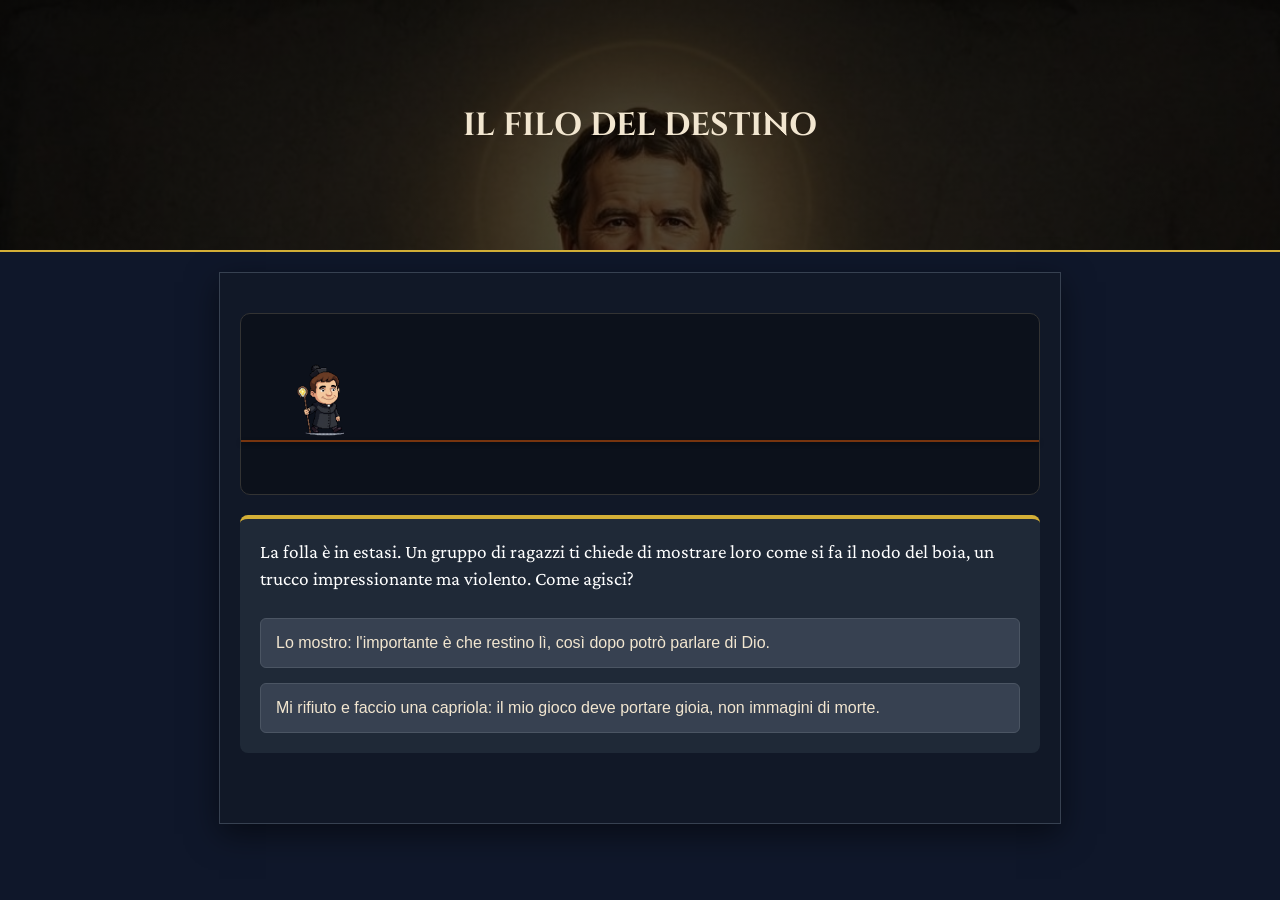
<file: saltimbanco.html>
<!DOCTYPE html>
<html lang="it">
<head>
    <meta charset="UTF-8">
    <meta name="viewport" content="width=device-width, initial-scale=1.0">
    <title>Il Saltimbanco - Discernimento</title>
    <link href="https://fonts.googleapis.com/css2?family=Cinzel:wght@700&family=Crimson+Pro:ital,wght@0,400;1,600&display=swap" rel="stylesheet">
    <style>
        :root { --gold: #d4af37; --parchment: #f2e6d0; --sky: #0f172a; --danger: #ef4444; }
        body { margin: 0; background: var(--sky); color: var(--parchment); font-family: 'Crimson Pro', serif; }
        .hero { height: 250px; background: linear-gradient(rgba(0,0,0,0.7), rgba(0,0,0,0.7)), url('https://leys7.github.io/DonBosco/donbosco.jpg'); background-size: cover; display: flex; align-items: center; justify-content: center; border-bottom: 2px solid var(--gold); }
        .container { max-width: 800px; margin: 20px auto; padding: 20px; background: #111827; border: 1px solid #374151; box-shadow: 0 10px 30px rgba(0,0,0,0.5); }
        
        /* Sprite Area */
        .stage { position: relative; height: 180px; background: rgba(0,0,0,0.3); border-radius: 10px; margin: 20px 0; border: 1px solid #333; }
        .rope { position: absolute; top: 70%; width: 100%; height: 2px; background: #78350f; box-shadow: 0 2px 4px rgba(0,0,0,0.5); }
        #sprite { 
            position: absolute; left: 5%; bottom: 28%; width: 85px; height: 85px;
            background-image: url('image_c874f2.png'); /* Ora punta al file corretto */
            background-size: contain; background-repeat: no-repeat;
            transition: all 0.7s ease-in-out; z-index: 10;
        }

        /* Quiz Logic */
        .quiz-card { background: #1f2937; padding: 20px; border-radius: 8px; border-top: 4px solid var(--gold); }
        .question { font-size: 1.2rem; margin-bottom: 25px; line-height: 1.4; color: #fff; }
        .options { display: grid; gap: 15px; }
        .opt-btn { 
            padding: 15px; background: #374151; border: 1px solid #4b5563; color: var(--parchment); 
            text-align: left; cursor: pointer; border-radius: 6px; font-size: 1rem; transition: 0.2s;
        }
        .opt-btn:hover { background: #4b5563; border-color: var(--gold); }

        #msg { margin-top: 20px; text-align: center; font-weight: bold; min-height: 30px; }
        .btn-win { display: none; margin: 20px auto; padding: 15px 40px; background: var(--gold); color: #000; border: none; font-family: 'Cinzel'; cursor: pointer; }
    </style>
</head>
<body>

<div class="hero">
    <h1 style="font-family:'Cinzel'">IL FILO DEL DESTINO</h1>
</div>

<div class="container">
    <div class="stage">
        <div class="rope"></div>
        <div id="sprite"></div>
    </div>

    <div class="quiz-card" id="quiz-ui">
        <div class="question" id="q-text"></div>
        <div class="options" id="q-options"></div>
    </div>

    <div id="msg"></div>
    <button id="win-btn" class="btn-win" onclick="window.location.href='chieri.html'">ENTRA A CHIERI (1831) →</button>
</div>

<script>
    const db = [
        {
            q: "La folla è in estasi. Un gruppo di ragazzi ti chiede di mostrare loro come si fa il nodo del boia, un trucco impressionante ma violento. Come agisci?",
            opts: [
                { t: "Lo mostro: l'importante è che restino lì, così dopo potrò parlare di Dio.", c: false, f: "Finezza inutile. Giovanni cade: non si usa il male per attirare al bene." },
                { t: "Mi rifiuto e faccio una capriola: il mio gioco deve portare gioia, non immagini di morte.", c: true, f: "Il tuo equilibrio è saldo: la coerenza attira più del sangue." }
            ]
        },
        {
            q: "Uno spettatore ti accusa di usare trucchi demoniaci. La folla inizia a mormorare e l'atmosfera si fa tesa. Qual è il tuo prossimo passo sulla corda?",
            opts: [
                { t: "Sido il calunniatore a un duello di abilità per ridicolizzarlo davanti a tutti.", c: false, f: "L'orgoglio ti sbilancia. Giovanni cade: hai vinto la sfida, ma hai perso le anime." },
                { t: "Mi fermo, sorrido e invito proprio lui a recitare la preghiera d'apertura con me.", c: true, f: "Incredibile! La mansuetudine trasforma il nemico in alleato." }
            ]
        },
        {
            q: "Il sogno ti ha chiesto di essere 'forte e robusto'. Un ragazzo ferito ti chiede aiuto proprio mentre stai per iniziare il gran finale. Cosa scegli?",
            opts: [
                { t: "Finisco l'esibizione: se salto ora, la folla si disperderà e perderò l'occasione di evangelizzare.", c: false, f: "Errore di priorità! Il bisogno del prossimo vale più di ogni predica." },
                { t: "Scendo subito dalla corda: la carità concreta è l'unico miracolo che conta davvero.", c: true, f: "Sei arrivato! Hai capito che il vero saltimbanco di Dio serve chi soffre." }
            ]
        }
    ];

    let step = 0;
    const sprite = document.getElementById('sprite');
    const msg = document.getElementById('msg');

    function load() {
        const current = db[step];
        document.getElementById('q-text').innerText = current.q;
        const box = document.getElementById('q-options');
        box.innerHTML = "";
        current.opts.forEach(o => {
            const b = document.createElement('button');
            b.className = "opt-btn";
            b.innerText = o.t;
            b.onclick = () => {
                if(o.c) {
                    step++;
                    sprite.style.left = (step * 30 + 5) + "%";
                    msg.innerText = o.f; msg.style.color = "var(--gold)";
                    if(step >= db.length) {
                        document.getElementById('quiz-ui').style.display = "none";
                        document.getElementById('win-btn').style.display = "block";
                    } else { setTimeout(load, 1500); }
                } else {
                    step = 0; sprite.style.left = "5%";
                    msg.innerText = o.f; msg.style.color = "var(--danger)";
                    setTimeout(load, 2000);
                }
            };
            box.appendChild(b);
        });
    }
    load();
</script>
</body>
</html>
</file>
